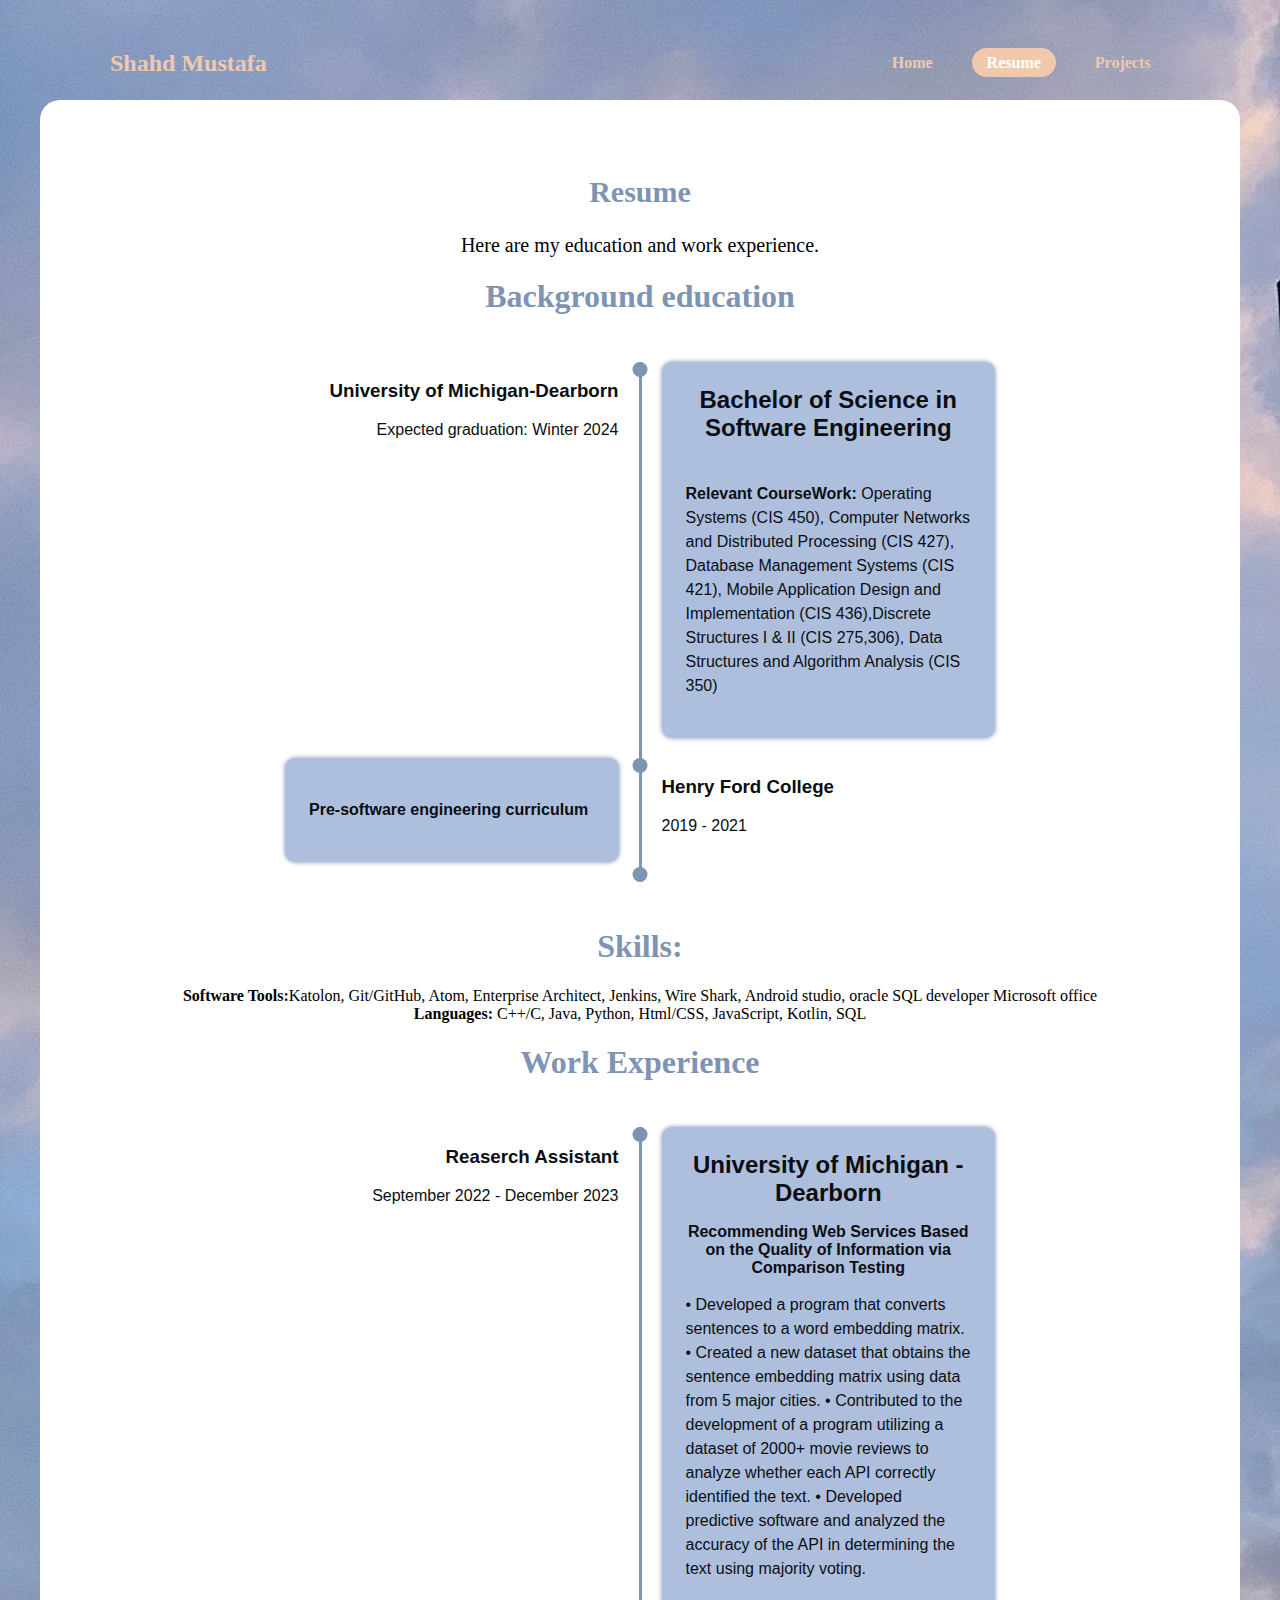
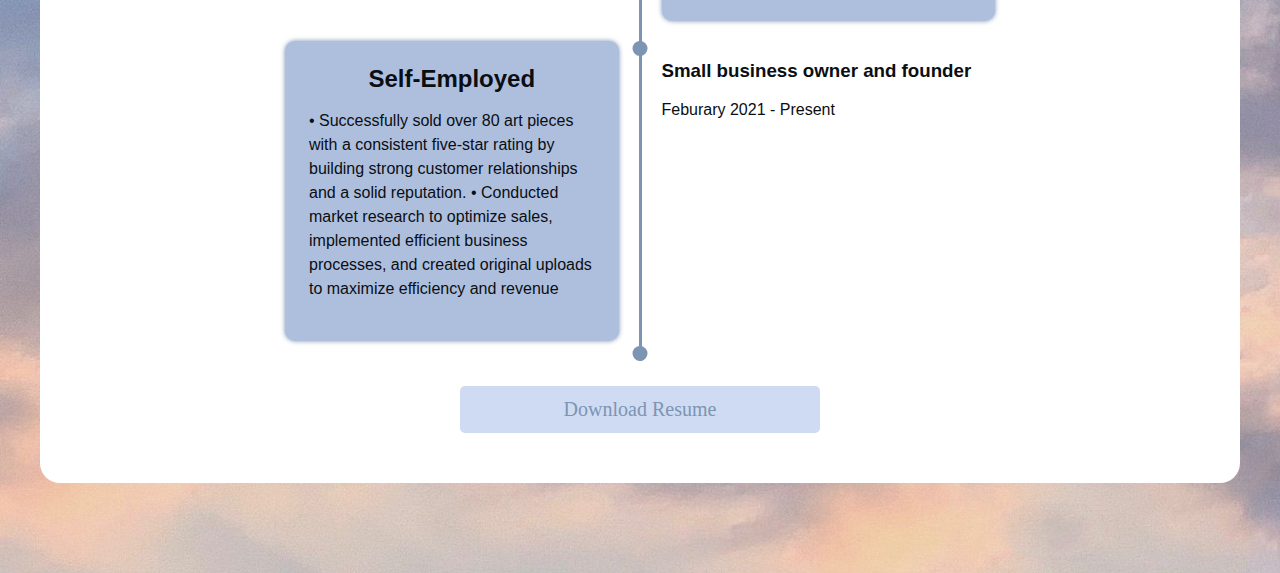
<file: resumePage.html>
<!DOCTYPE html>
<html>
<header>
    <meta charset="utf-8">
    <title>Shahd Mustafa Personal Website</title>
        <link rel="stylesheet" href="CSS/resumStyle.css">

</header>
<body>
    <header>
        <h2 class="title">Shahd Mustafa</h2>
    
        <nav class="siteNav">
            
                <a href="index.html" >Home</a>
                <a href="resumePage.html" class="active">Resume</a>
                <a href="projectsPage.html">Projects</a>
            
        </nav>
    </header>
    


    <div class="intro">

       

        <h2 class="resume">Resume</h2>
        <p class="res-p">Here are my education and work experience.</p>
        
        <h1 class="title-res">Background education</h1>
     
        <div class="timeline">
            <div class="datetitle">
              <div class="datetitle-right">
                <h3>University of Michigan-Dearborn</h3>
                <p>Expected graduation: Winter 2024 </p>
              </div> 
                
            </div>

            <div class="timeline-middle">
                <div class="point"></div>
            </div>
 

            <div class="time-header">
                <h2 class="timiline-head">Bachelor of Science in Software Engineering</h2>
                <p class="timeline-paragraph"> 
                     <br>
                     <strong>Relevant CourseWork:</strong> Operating Systems (CIS 450), Computer Networks and Distributed Processing (CIS 427), Database Management Systems (CIS 421), 
                    Mobile Application Design and Implementation (CIS 436),Discrete Structures I & II (CIS 275,306), Data Structures and Algorithm Analysis (CIS 350)  </p>
                
            </div>

            <div class="time-header">

                
                <p class="timeline-paragraph"> <strong>Pre-software engineering curriculum</strong>  
                    <br>   
                    
                    </p>
            </div>

            <div class="timeline-middle">
                <div class="point"></div>
                <div class="point-bottom"></div>
            </div>

            <div class="datetitle">
                
                  <h3>Henry Ford College</h3>
                  <p>2019 - 2021</p>
                
                  
              </div>


        </div>
        
        
        <h1 class="title-res" >Skills:</h1>
        <div class="skills">
            <p><strong>Software Tools:</strong>Katolon, Git/GitHub, Atom, Enterprise Architect, Jenkins, Wire Shark, Android studio, oracle SQL developer Microsoft office  
               <br> <strong>Languages: </strong> C++/C, Java, Python, Html/CSS, JavaScript, Kotlin, SQL
                </p>
        </div>
        
        
        <h1  class="title-res">Work Experience</h1>
      
        <div class="timeline">
            <div class="datetitle">
              <div class="datetitle-right">
                <h3>Reaserch Assistant</h3>
                <p>September 2022 - December 2023</p>
              </div> 
                
            </div>

            <div class="timeline-middle">
                <div class="point"></div>
            </div>
 

            <div class="time-header">
                <h2 class="timiline-head">University of Michigan - Dearborn</h2>
                <p><strong>Recommending Web Services Based on the Quality of Information via Comparison Testing</strong></p>
                <p class="timeline-paragraph">
                    • Developed a program that converts sentences to a word embedding matrix.
• Created a new dataset that obtains the sentence embedding matrix using data from 5 major cities.
• Contributed to the development of a program utilizing a dataset of 2000+ movie reviews to analyze whether each API correctly
identified the text.
• Developed predictive software and analyzed the accuracy of the API in determining the text using majority voting. 
                </p>
            </div>

            
            <div class="time-header">
                <h2 class="timiline-head">Self-Employed</h2>
                
                <p class="timeline-paragraph">•	Successfully sold over 80 art pieces with a consistent five-star rating by building strong customer relationships and a solid reputation.
                    •	Conducted market research to optimize sales, implemented efficient business processes, and created original uploads to maximize efficiency and revenue
                        
                    </p>
            </div>

            <div class="timeline-middle">
                <div class="point"></div>
                <div class="point-bottom"></div>
            </div>

            <div class="datetitle">
                
                  <h3>Small business owner and founder</h3>
                  <p>Feburary 2021 - Present</p>
                
                  
              </div>


            

        </div>

        
        <div class="resumeBtn">
            <a class="downloadbtn" href="../ShahdMustafa--personalsite/files/ShahdMustafa_resume.docx" title="Download Resume" class="resButton">Download Resume</a>
          </div>

        
    </div>
</body>
</html>
</file>
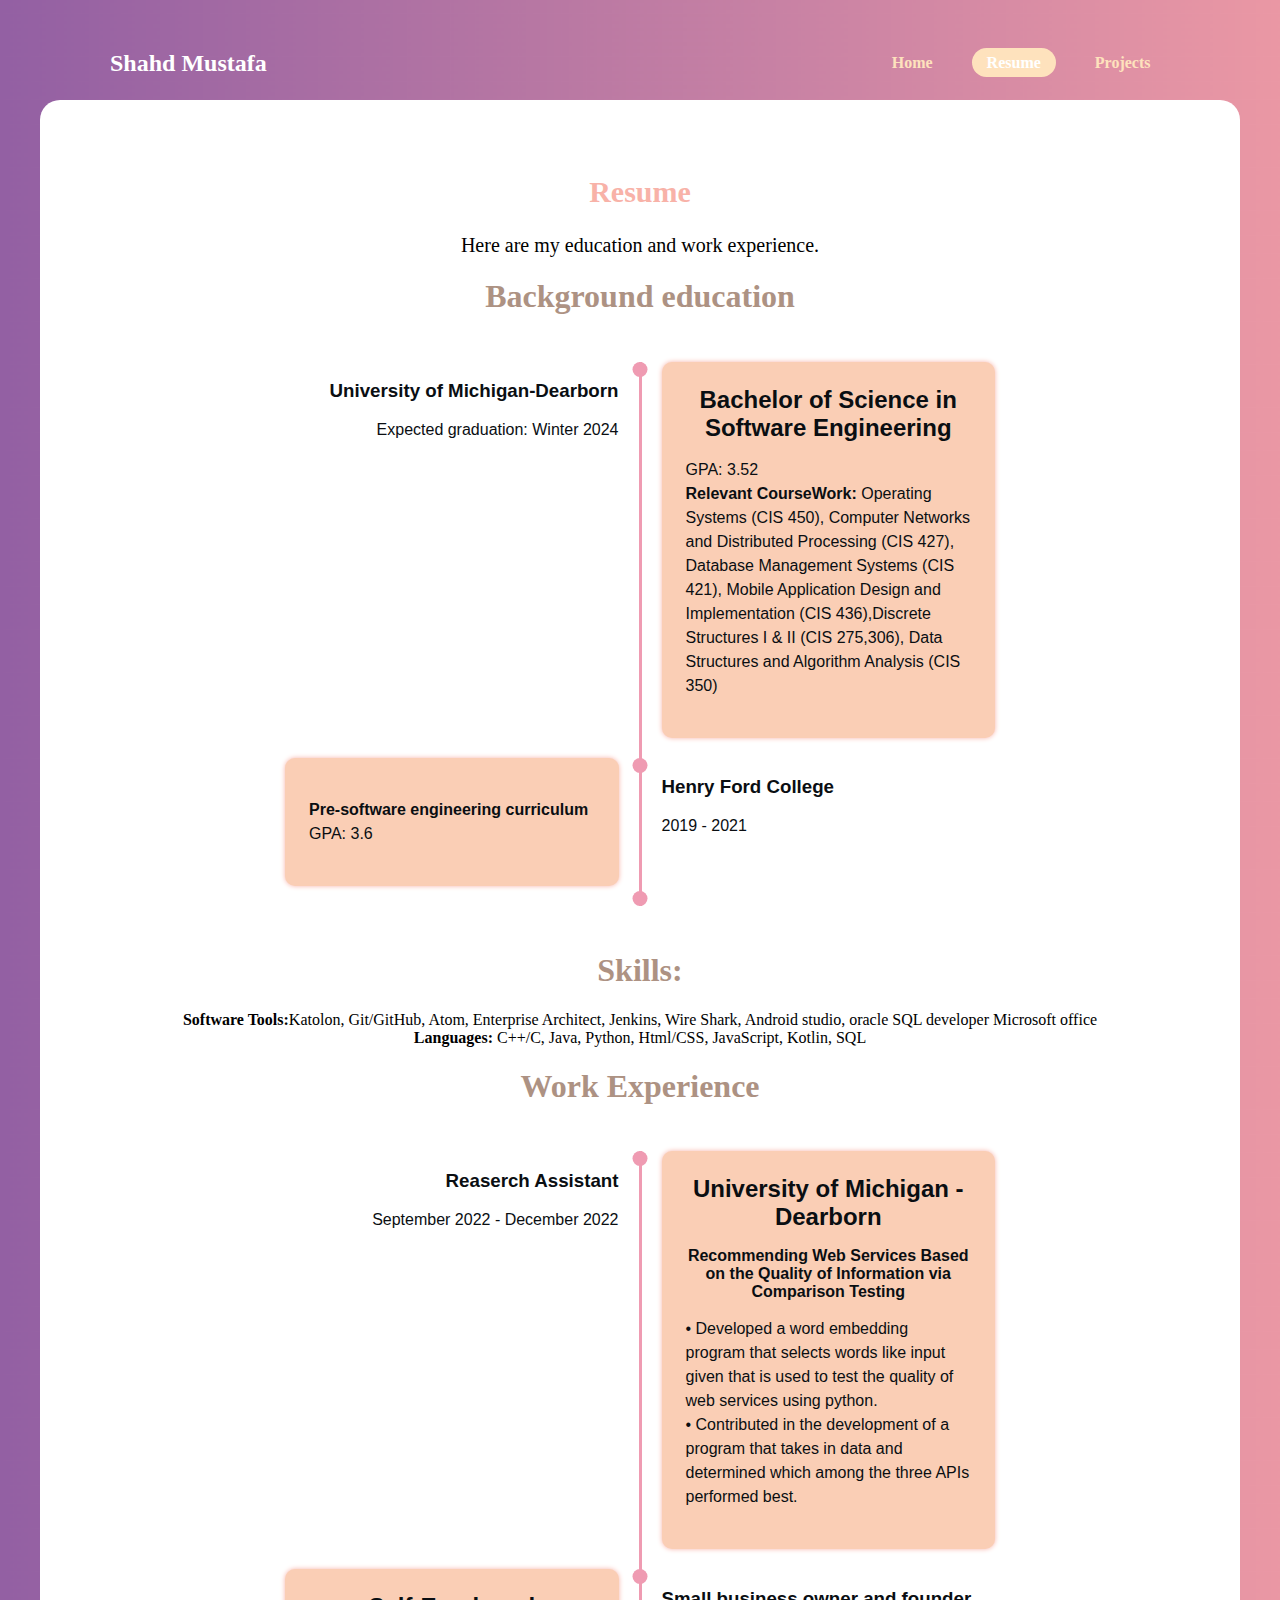
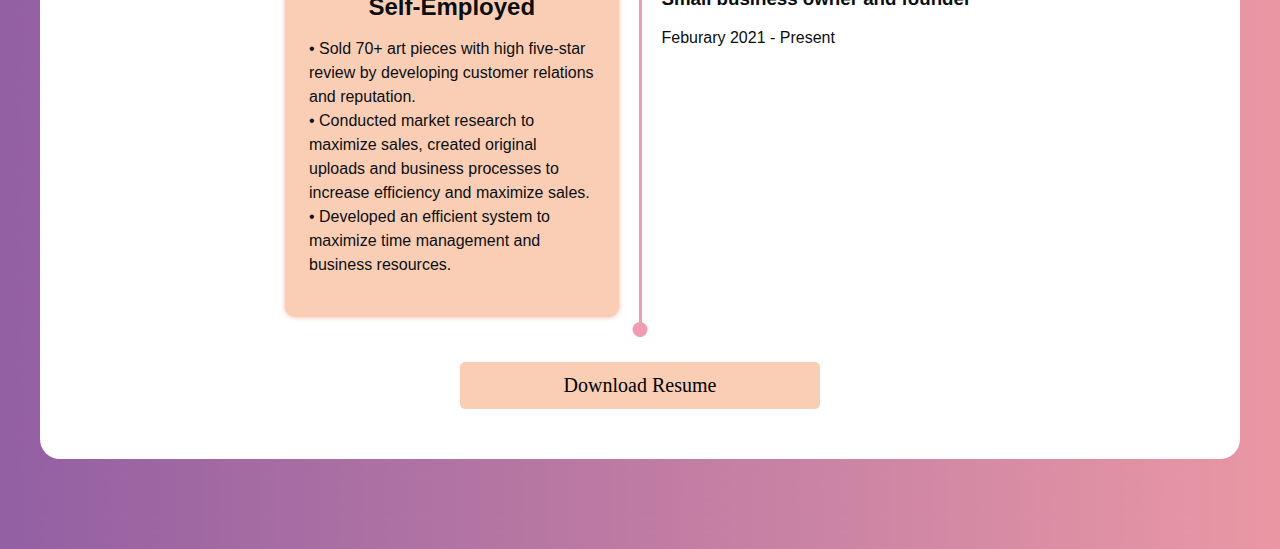
<file: personalsite;/resumePage.html>
<!DOCTYPE html>
<html>
<header>
    <meta charset="utf-8">
    <title>add title</title>
    <link rel="stylesheet" href="CSS/resumStyle.css">

</header>
<body>
    <header>
        <h2 class="title">Shahd Mustafa</h2>
    
        <nav class="siteNav">
            
                <a href="index.html" >Home</a>
                <a href="resumePage.html" class="active">Resume</a>
                <a href="projectsPage.html">Projects</a>
            
        </nav>
    </header>
    


    <div class="intro">

       

        <h2 class="resume">Resume</h2>
        <p class="res-p">Here are my education and work experience.</p>
        
        <h1 class="title-res">Background education</h1>
     
        <div class="timeline">
            <div class="datetitle">
              <div class="datetitle-right">
                <h3>University of Michigan-Dearborn</h3>
                <p>Expected graduation: Winter 2024 </p>
              </div> 
                
            </div>

            <div class="timeline-middle">
                <div class="point"></div>
            </div>
 

            <div class="time-header">
                <h2 class="timiline-head">Bachelor of Science in Software Engineering</h2>
                <p class="timeline-paragraph"> 
                    GPA: 3.52 <br>
                     <strong>Relevant CourseWork:</strong> Operating Systems (CIS 450), Computer Networks and Distributed Processing (CIS 427), Database Management Systems (CIS 421), 
                    Mobile Application Design and Implementation (CIS 436),Discrete Structures I & II (CIS 275,306), Data Structures and Algorithm Analysis (CIS 350)  </p>
                
            </div>

            <div class="time-header">

                
                <p class="timeline-paragraph"> <strong>Pre-software engineering curriculum</strong>  
                    <br> GPA: 3.6     
                    
                    </p>
            </div>

            <div class="timeline-middle">
                <div class="point"></div>
                <div class="point-bottom"></div>
            </div>

            <div class="datetitle">
                
                  <h3>Henry Ford College</h3>
                  <p>2019 - 2021</p>
                
                  
              </div>


        </div>
        
        
        <h1 class="title-res" >Skills:</h1>
        <div class="skills">
            <p><strong>Software Tools:</strong>Katolon, Git/GitHub, Atom, Enterprise Architect, Jenkins, Wire Shark, Android studio, oracle SQL developer Microsoft office  
               <br> <strong>Languages: </strong> C++/C, Java, Python, Html/CSS, JavaScript, Kotlin, SQL
                </p>
        </div>
        
        
        <h1  class="title-res">Work Experience</h1>
      
        <div class="timeline">
            <div class="datetitle">
              <div class="datetitle-right">
                <h3>Reaserch Assistant</h3>
                <p>September 2022 - December 2022</p>
              </div> 
                
            </div>

            <div class="timeline-middle">
                <div class="point"></div>
            </div>
 

            <div class="time-header">
                <h2 class="timiline-head">University of Michigan - Dearborn</h2>
                <p><strong>Recommending Web Services Based on the Quality of Information via Comparison Testing</strong></p>
                <p class="timeline-paragraph">• Developed a word embedding program that selects words like input given that is used to test the quality of web services using python.<br>
                    • Contributed in the development of a program that takes in data and determined which among the three APIs performed best.
                    </p>
            </div>

            
            <div class="time-header">
                <h2 class="timiline-head">Self-Employed</h2>
                
                <p class="timeline-paragraph">•	Sold 70+ art pieces with high five-star review by developing customer relations and reputation. </br>
                    •	Conducted market research to maximize sales, created original uploads and business processes to increase efficiency and maximize sales. <br>
                    •	Developed an efficient system to maximize time management and business resources.    
                    </p>
            </div>

            <div class="timeline-middle">
                <div class="point"></div>
                <div class="point-bottom"></div>
            </div>

            <div class="datetitle">
                
                  <h3>Small business owner and founder</h3>
                  <p>Feburary 2021 - Present</p>
                
                  
              </div>


            

        </div>

        
        <div class="resumeBtn">
            <a class="downloadbtn" href="../personalsite;/files/shahdmustafa--resume-pdf-site.pdf" title="Download Resume" class="resButton">Download Resume</a>
          </div>

        
    </div>
</body>
</html>
</file>
<file: CSS/resumStyle.css>
body{
    background-image: url(../images/download\ \(1\).jpeg);
    background-repeat: no-repeat;
    background-size: cover;
}


header{
    position: absolute;
    top:0;
    left: 10px;
    width: 100%;
    
    padding: 30px 100px;
    display: flex;
    justify-content: flex-start;
    align-items: center;
    z-index: 100;

}

.title{
    font-size: 2m;
    color:#F0C9AC;
    pointer-events: none;
    margin-right: 600px;
}


.siteNav a{
    text-decoration: none ;
    color: #F0C9AC;
    padding: 6px 15px;
    border-radius:  20px;
    margin: 0 10px;
    font-weight: 600;
}

.siteNav a:hover,
.siteNav a.active{
    background: #F0C9AC;
    color: #fff;

}

.intro{
    max-width: 1100px;
    margin: 100px auto 90px auto;
    padding: 50px;
    background-color: #fff;
    text-align: center;
    border-radius: 20px;
}

.timeline{
    margin: 0 auto;
    max-width: 750px;
    padding:25px;
    display: grid;
    grid-template-columns:  1fr 3px 1fr;
    font-family:Arial, Helvetica, sans-serif;
    color:rgb(10, 14, 18); 
}

.time-header{
    padding: 1.5em;
    
    margin: 0 20px 20px 20px;
    background-color: #aebfde;
    box-shadow: 0 0 5px #7D94B3;
    border-radius: 10px;
}

.datetitle{
    margin: 0 20px 20px 20px;
    text-align: left;
}

.datetitle-right{
    text-align: right;
}

.timeline-middle{
    position: relative;
    background: #7D94B3;
}

.point{
    position: absolute;
    top:0;
    left: 50%;
    transform: translateX(-50%);
    width: 15px;
    height: 15px;
    background: #7D94B3;
    border-radius: 50%;
}

.point-bottom{
    position: absolute;
    top: initial;
    left: 50%;
    transform: translateX(-50%);
    width: 15px;
    height: 15px;
    background: #7D94B3;
    border-radius: 50%;
    bottom: 0;
}

.timiline-head{
    margin:0;
    font-size: 1.5em;
    font-weight: bold;

}
.timeline-paragraph{
    line-height: 1.5em;
    text-align: left;
     
}

.skills{
    text-align: center;
}


.downloadbtn {
    
    display: block;
    background: #cedbf2;
    color:#7D94B3;
    cursor: pointer;
    padding: 12px 20px;
    text-decoration: none;
    width: 320px;
    text-align: center;
    border-radius: 5px;
    font-size: 20px;
    border: none;
    margin:auto;
    height: auto;
}

.resume{
    color:#7D94B3;
    font-size: 30px;
}

.res-p{
    font-size: 20px;
}

.title-res{
    color: #7D94B3;
}
</file>
<file: personalsite;/CSS/resumStyle.css>
body{
    background-image: url(../images/AdobeColorGradient\ gradient_the-valley-minimal-4k-9y\ \(1\).png);
    background-repeat: no-repeat;
    background-size: cover;
}


header{
    position: absolute;
    top:0;
    left: 10px;
    width: 100%;
    
    padding: 30px 100px;
    display: flex;
    justify-content: flex-start;
    align-items: center;
    z-index: 100;

}

.title{
    font-size: 2m;
    color:#fff;
    pointer-events: none;
    margin-right: 600px;
}


.siteNav a{
    text-decoration: none ;
    color: #FEE2BD;
    padding: 6px 15px;
    border-radius:  20px;
    margin: 0 10px;
    font-weight: 600;
}

.siteNav a:hover,
.siteNav a.active{
    background: #FEE2BD;
    color: #fff;

}

.intro{
    max-width: 1100px;
    margin: 100px auto 90px auto;
    padding: 50px;
    background-color: #fff;
    text-align: center;
    border-radius: 20px;
}

.timeline{
    margin: 0 auto;
    max-width: 750px;
    padding:25px;
    display: grid;
    grid-template-columns:  1fr 3px 1fr;
    font-family:Arial, Helvetica, sans-serif;
    color:rgb(10, 14, 18); 
}

.time-header{
    padding: 1.5em;
    
    margin: 0 20px 20px 20px;
    background-color: #FACEB5;
    box-shadow: 0 0 5px #F8B2A8;
    border-radius: 10px;
}

.datetitle{
    margin: 0 20px 20px 20px;
    text-align: left;
}

.datetitle-right{
    text-align: right;
}

.timeline-middle{
    position: relative;
    background: #EF9BB2;
}

.point{
    position: absolute;
    top:0;
    left: 50%;
    transform: translateX(-50%);
    width: 15px;
    height: 15px;
    background: #EF9BB2;
    border-radius: 50%;
}

.point-bottom{
    position: absolute;
    top: initial;
    left: 50%;
    transform: translateX(-50%);
    width: 15px;
    height: 15px;
    background: #EF9BB2;
    border-radius: 50%;
    bottom: 0;
}

.timiline-head{
    margin:0;
    font-size: 1.5em;
    font-weight: bold;

}
.timeline-paragraph{
    line-height: 1.5em;
    text-align: left;
     
}

.skills{
    text-align: center;
}


.downloadbtn {
    
    display: block;
    background: #FACEB5;
    color:black;
    cursor: pointer;
    padding: 12px 20px;
    text-decoration: none;
    width: 320px;
    text-align: center;
    border-radius: 5px;
    font-size: 20px;
    border: none;
    margin:auto;
    height: auto;
}

.resume{
    color:#F8B2A8;
    font-size: 30px;
}

.res-p{
    font-size: 20px;
}

.title-res{
    color: #ad9283;
}
</file>
